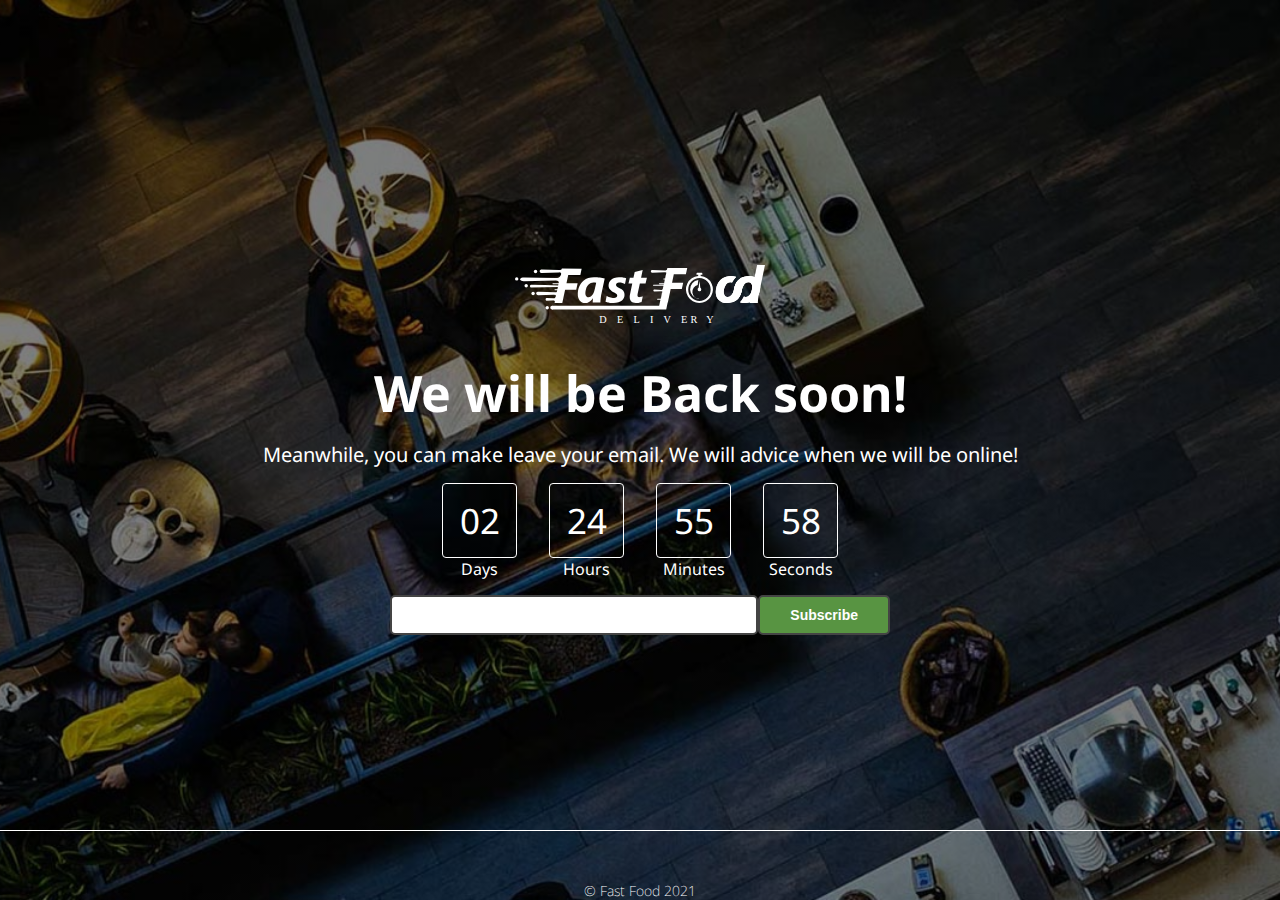
<file: coming-soon.html>
<!DOCTYPE html>
<html lang="en">

<head>
    <meta charset="UTF-8">
    <meta http-equiv="X-UA-Compatible" content="IE=edge">
    <meta name="viewport" content="width=device-width, initial-scale=1.0">
    <title>Fast Food</title>
    <link rel="shortcut icon" href="images/favicon.svg" type="image/x-icon">
    <link rel="stylesheet" href="https://cdnjs.cloudflare.com/ajax/libs/font-awesome/6.0.0-beta2/css/all.min.css" integrity="sha512-YWzhKL2whUzgiheMoBFwW8CKV4qpHQAEuvilg9FAn5VJUDwKZZxkJNuGM4XkWuk94WCrrwslk8yWNGmY1EduTA==" crossorigin="anonymous" referrerpolicy="no-referrer"
    />
    <link rel="stylesheet" href="https://cdnjs.cloudflare.com/ajax/libs/OwlCarousel2/2.3.4/assets/owl.carousel.min.css" integrity="sha512-tS3S5qG0BlhnQROyJXvNjeEM4UpMXHrQfTGmbQ1gKmelCxlSEBUaxhRBj/EFTzpbP4RVSrpEikbmdJobCvhE3g==" crossorigin="anonymous" referrerpolicy="no-referrer"
    />
    <link rel="stylesheet" href="css/style.css">
</head>

<body>

    <div class="coming-soon">
        <a href="index.html">
            <img src="images/logo.svg" alt="">
        </a>
        <h1>We will be Back soon!</h1>
        <p>Meanwhile, you can make leave your email. We will advice when we will be online!</p>
        <div class="timer">
            <div>
                <span id="days">02</span>
                <span>Days</span>
            </div>
            <div>
                <span id="hours">24</span>
                <span>Hours</span>
            </div>
            <div>
                <span id="minutes">55</span>
                <span>Minutes</span>
            </div>
            <div>
                <span id="seconds">58</span>
                <span>Seconds</span>
            </div>
        </div>
        <div class="coming-soon-sub">
            <input type="text" value="">
            <button type="submit">subscribe</button>
        </div>
        <div class="coming-footer">
            <p>© Fast Food 2021</p>
        </div>
    </div>


    <script src="./js/coming.js"></script>
</body>

</html>

</html>
</file>
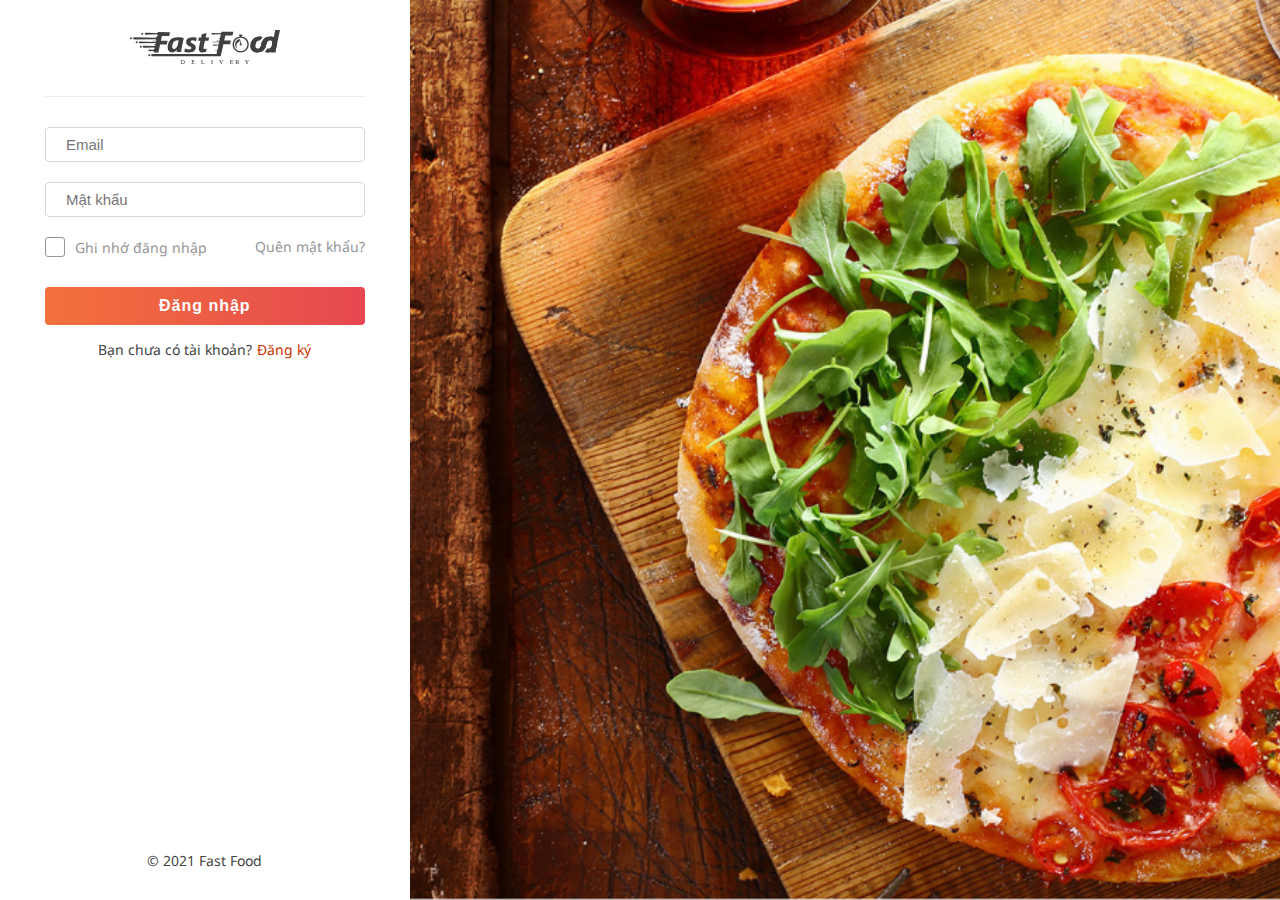
<file: login.html>
<!DOCTYPE html>
<html lang="en">

<head>
    <meta charset="UTF-8">
    <meta http-equiv="X-UA-Compatible" content="IE=edge">
    <meta name="viewport" content="width=device-width, initial-scale=1.0">
    <title>Fast Food</title>
    <link rel="shortcut icon" href="images/favicon.svg" type="image/x-icon">
    <link rel="stylesheet" href="https://cdnjs.cloudflare.com/ajax/libs/font-awesome/6.0.0-beta2/css/all.min.css" integrity="sha512-YWzhKL2whUzgiheMoBFwW8CKV4qpHQAEuvilg9FAn5VJUDwKZZxkJNuGM4XkWuk94WCrrwslk8yWNGmY1EduTA==" crossorigin="anonymous" referrerpolicy="no-referrer"
    />
    <link rel="stylesheet" href="https://cdnjs.cloudflare.com/ajax/libs/OwlCarousel2/2.3.4/assets/owl.carousel.min.css" integrity="sha512-tS3S5qG0BlhnQROyJXvNjeEM4UpMXHrQfTGmbQ1gKmelCxlSEBUaxhRBj/EFTzpbP4RVSrpEikbmdJobCvhE3g==" crossorigin="anonymous" referrerpolicy="no-referrer"
    />
    <link rel="stylesheet" href="css/style.css">
</head>

<body>
    <div class="login-page">
        <div class="login-form">
            <div class="logo">
                <img src="images/logo.svg" alt="">
            </div>
            <form action="">
                <div class="form-group">
                    <label for="login-email"><i class="fas fa-envelope"></i></label>
                    <input type="email" id="login-email" placeholder="Email">
                </div>

                <div class="form-group">
                    <label for="login-password"><i class="fas fa-lock"></i></label>
                    <input type="password" id="login-password" placeholder="Mật khẩu">
                </div>
                <div class="login-option">
                    <div class="remember">
                        <input type="checkbox" id="remember-password">
                        <label for="remember-password">Ghi nhớ đăng nhập</label>
                    </div>
                    <a href="#">Quên mật khẩu?</a>
                </div>
                <button class="btn-login">Đăng nhập</button>
            </form>
            <span>Bạn chưa có tài khoản? <a href="#">Đăng ký</a></span>
            <div class="coppyright">
                <p>© 2021 Fast Food</p>
            </div>
        </div>
    </div>


    <!-- <script src="https://cdnjs.cloudflare.com/ajax/libs/jquery/3.6.0/jquery.min.js" integrity="sha512-894YE6QWD5I59HgZOGReFYm4dnWc1Qt5NtvYSaNcOP+u1T9qYdvdihz0PPSiiqn/+/3e7Jo4EaG7TubfWGUrMQ==" crossorigin="anonymous" referrerpolicy="no-referrer"></script>
    <script src="https://cdnjs.cloudflare.com/ajax/libs/OwlCarousel2/2.3.4/owl.carousel.min.js" integrity="sha512-bPs7Ae6pVvhOSiIcyUClR7/q2OAsRiovw4vAkX+zJbw3ShAeeqezq50RIIcIURq7Oa20rW2n2q+fyXBNcU9lrw==" crossorigin="anonymous" referrerpolicy="no-referrer"></script>
    <script src="./js/main.js"></script> -->
</body>

</html>

</html>
</file>
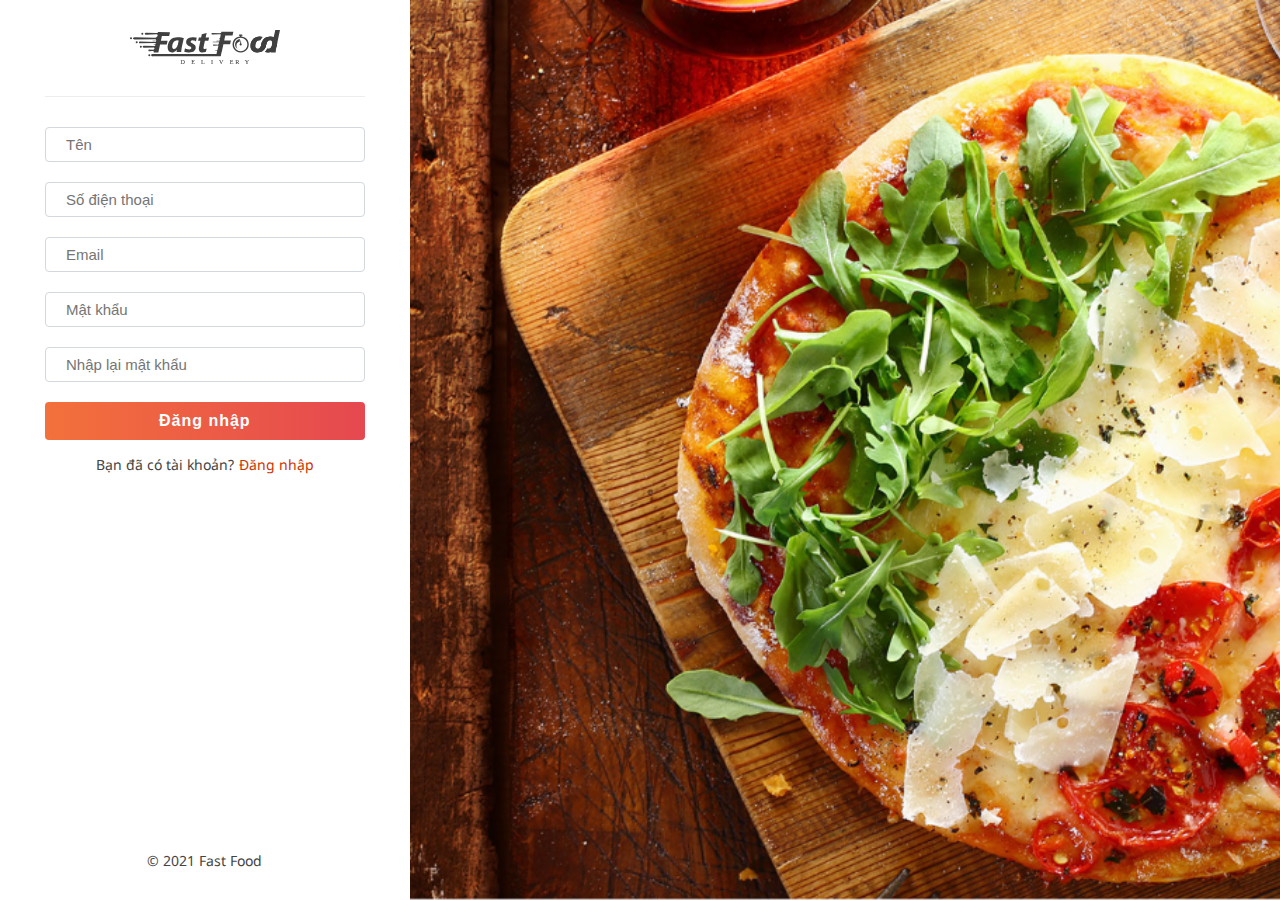
<file: register.html>
<!DOCTYPE html>
<html lang="en">

<head>
    <meta charset="UTF-8">
    <meta http-equiv="X-UA-Compatible" content="IE=edge">
    <meta name="viewport" content="width=device-width, initial-scale=1.0">
    <title>Fast Food</title>
    <link rel="shortcut icon" href="images/favicon.svg" type="image/x-icon">
    <link rel="stylesheet" href="https://cdnjs.cloudflare.com/ajax/libs/font-awesome/6.0.0-beta2/css/all.min.css" integrity="sha512-YWzhKL2whUzgiheMoBFwW8CKV4qpHQAEuvilg9FAn5VJUDwKZZxkJNuGM4XkWuk94WCrrwslk8yWNGmY1EduTA==" crossorigin="anonymous" referrerpolicy="no-referrer"
    />
    <link rel="stylesheet" href="https://cdnjs.cloudflare.com/ajax/libs/OwlCarousel2/2.3.4/assets/owl.carousel.min.css" integrity="sha512-tS3S5qG0BlhnQROyJXvNjeEM4UpMXHrQfTGmbQ1gKmelCxlSEBUaxhRBj/EFTzpbP4RVSrpEikbmdJobCvhE3g==" crossorigin="anonymous" referrerpolicy="no-referrer"
    />
    <link rel="stylesheet" href="css/style.css">
</head>

<body>
    <div class="register-page">
        <div class="register-form">
            <div class="logo">
                <img src="images/logo.svg" alt="">
            </div>
            <form action="">
                <div class="form-group">
                    <label for="name"><i class="fas fa-edit"></i></label>
                    <input type="text" id="name" placeholder="Tên">
                </div>
                <div class="form-group">
                    <label for="phone"><i class="fas fa-phone"></i></label>
                    <input type="text" id="phone" placeholder="Số điện thoại">
                </div>
                <div class="form-group">
                    <label for="login-email"><i class="fas fa-envelope"></i></label>
                    <input type="email" id="email" placeholder="Email">
                </div>

                <div class="form-group">
                    <label for="login-password"><i class="fas fa-lock"></i></label>
                    <input type="password" id="login-password" placeholder="Mật khẩu">
                </div>
                <div class="form-group">
                    <label for="confirm-password"><i class="fas fa-lock"></i></label>
                    <input type="password" id="confirm-password" placeholder="Nhập lại mật khẩu">
                </div>
                <button class="btn-login">Đăng nhập</button>
            </form>
            <span>Bạn đã có tài khoản? <a href="login.html">Đăng nhập</a></span>
            <div class="coppyright">
                <p>© 2021 Fast Food</p>
            </div>
        </div>
    </div>


    <!-- <script src="https://cdnjs.cloudflare.com/ajax/libs/jquery/3.6.0/jquery.min.js" integrity="sha512-894YE6QWD5I59HgZOGReFYm4dnWc1Qt5NtvYSaNcOP+u1T9qYdvdihz0PPSiiqn/+/3e7Jo4EaG7TubfWGUrMQ==" crossorigin="anonymous" referrerpolicy="no-referrer"></script>
    <script src="https://cdnjs.cloudflare.com/ajax/libs/OwlCarousel2/2.3.4/owl.carousel.min.js" integrity="sha512-bPs7Ae6pVvhOSiIcyUClR7/q2OAsRiovw4vAkX+zJbw3ShAeeqezq50RIIcIURq7Oa20rW2n2q+fyXBNcU9lrw==" crossorigin="anonymous" referrerpolicy="no-referrer"></script>
    <script src="./js/main.js"></script> -->
</body>

</html>

</html>
</file>
<file: css/style.css>
/* -------------Import--------------------------- */

@import url('https://fonts.googleapis.com/css2?family=Noto+Sans:ital,wght@0,400;0,700;1,700&display=swap');
@import url('base.css');

/* -----------------xx--------------- */

* {
    margin: 0;
    padding: 0;
    box-sizing: border-box;
    scroll-behavior: smooth;
}

body {
    font-family: 'Noto Sans', sans-serif;
}


/* ----------HEADER----------------- */

header {
    width: 100%;
    position: fixed;
    display: flex;
    justify-content: space-between;
    top: 0;
    align-items: center;
    padding: 30px 100px;
    z-index: 10;
    transition: 0.3s linear;
}

.fixed {
    position: relative;
    background: var(--white-color);
}

header .logo {
    width: 150px;
}

header .navigation {
    display: flex;
}

header .navigation #close-nav {
    display: none;
}

header .navigation li a.active {
    position: relative;
    z-index: 1;
    font-size: 18px;
    font-weight: bold;
    color: var(--white-color);
}

header .navigation li a.active::after {
    z-index: -1;
    position: absolute;
    content: '';
    top: -305%;
    left: -20px;
    width: 100%;
    height: 125px;
    background: var(--primary-color);
    padding: 20px;
    clip-path: polygon(100% 0, 100% 85%, 48% 100%, 0 85%, 0 0);
}

header.sticky .navigation li a.active::after {
    top: -350%;
}

header .navigation li {
    margin-left: 50px;
    display: flex;
    align-items: center;
}

header .navigation li a {
    font-size: 16px;
    list-style: none;
    color: var(--white-color);
    text-decoration: none;
}

header .navigation li a:hover {
    color: var(--primary-color);
}

header .navigation li a.active:hover {
    color: var(--white-color);
}

header .icon {
    display: flex;
    align-items: center;
}

header .icon #navbar-toggler {
    margin-left: 50px;
    font-size: 30px;
    border: 2px solid var(--light-color);
    border-radius: 5px;
    color: var(--light-color);
    display: none;
}

header .icon #navbar-toggler i {
    padding: 5px 10px;
}

header .cart {
    width: 50px;
    height: 50px;
    border: 2px solid var(--light-color);
    border-radius: 50%;
    position: relative;
    transition: 0.3s;
}

header .cart:hover {
    border: 2px solid var(--primary-color);
    background: var(--primary-color);
    color: var(--white-color);
}

header .cart:hover svg {
    fill: var(--white-color);
    stroke: var(--white-color);
}

header .cart svg {
    height: 50%;
    position: absolute;
    top: 50%;
    left: 50%;
    transform: translate(-50%, -50%);
}

header .cart span {
    position: absolute;
    top: -25%;
    right: -10%;
    display: block;
    width: 25px;
    height: 25px;
    border-radius: 50%;
    background: var(--primary-color);
    text-align: center;
    align-items: center;
    font-size: 16px;
    line-height: 25px;
    color: var(--white-color);
}

.sticky {
    position: fixed;
    padding: 20px 100px;
    background: var(--white-color);
    box-shadow: var(--box-shadow);
}

.sticky .logo,
.fixed .logo {
    filter: brightness(0.25);
}

.sticky .navigation li a,
.fixed .navigation li a {
    color: var(--text-color);
}

.sticky .navigation li .active,
.fixed .navigation li .active {
    color: var(--white-color);
}

.sticky .icon #navbar-toggler,
.fixed .icon #navbar-toggler {
    color: var(--text-color);
    border-color: var(--text-color);
}

.sticky .cart,
.fixed .cart {
    border: 2px solid var(--text-color);
}

.sticky .cart svg path,
.fixed .cart svg path {
    stroke: var(--text-color);
    fill: var(--text-color);
}

.sticky .cart span,
.fixed .cart span {
    color: var(--white-color);
}

.sticky .cart:hover svg path,
.fixed .cart:hover svg path {
    fill: var(--white-color);
    stroke: var(--white-color);
}


/* --------------------xx--------------- */


/* --------BANNER---------------- */

.banner {
    width: 100%;
    background-image: linear-gradient(0, rgba(0, 0, 0, 0.3), rgba(0, 0, 0, 0.3)), url('../images/banner.png');
    height: 100vh;
    background-position: center;
    background-repeat: no-repeat;
    background-size: cover;
    display: flex;
    align-items: center;
    position: relative;
}

.banner::after {
    position: absolute;
    content: '';
    width: 100%;
    height: 80px;
    bottom: -40px;
    background-image: url('../images/bt.png');
    background-position: center;
    background-size: cover;
}

.banner .content {
    margin-top: 60px;
    width: 55%;
    height: 60%;
    background: var(--shadow-color);
    display: flex;
    flex-direction: column;
    padding: 0 100px;
    justify-content: center;
}

.banner .content h1 {
    color: var(--light-color);
    text-transform: uppercase;
}

.banner .content h1 span {
    font-size: 20px;
}

.banner .content h4 {
    color: var(--light-color);
    margin-top: 15px;
}

.banner .content .search-box {
    width: 100%;
    height: 50px;
    background: var(--light-color);
    display: flex;
    border-radius: 5px;
    padding: 2px;
    margin-top: 50px;
}

.banner .content .search-box input {
    flex: 1;
    border: none;
    outline: none;
    font-size: 16px;
    padding: 8px;
}

.banner .content .btn-primary {
    margin-top: 30px;
    width: fit-content;
    font-size: 14px;
}

.banner .content .btn-primary i {
    margin-left: 5px;
}


/* -----------------------xx------------------------ */


/* -----------------NEW MENU-------------------- */

.title-box {
    margin-bottom: 10px;
    display: flex;
    flex-direction: column;
    align-items: center;
}

.title-box .title-line {
    display: flex;
    align-items: flex-end;
    justify-content: center;
    background: var(--primary-color);
    color: var(--white-color);
    height: 80px;
    width: 27%;
    clip-path: polygon(0 23%, 100% 0, 95% 100%, 7% 100%);
    line-height: 55px;
    font-size: 30px;
    text-transform: capitalize;
    margin-bottom: 15px;
}

.title-box p {
    font-size: 14px;
    color: var(--light-text);
}

.new-menu .carousel {
    margin-top: 50px;
}

.new-menu .carousel .card-product {
    width: 186px;
    height: 240px;
    position: relative;
    overflow: hidden;
    border-radius: 5px;
}

.new-menu .carousel .card-product::after {
    position: absolute;
    content: '';
    width: 100%;
    height: 40%;
    bottom: 0;
    right: 0;
    background: linear-gradient(to top, rgba(0, 0, 0, 0.9), transparent);
}

.new-menu .carousel .card-product img {
    width: 100%;
    height: 100%;
    object-fit: cover;
    cursor: pointer;
}

.new-menu .carousel .card-product .title {
    position: absolute;
    bottom: 0;
    padding: 25px 20px 15px 20px;
    z-index: 2;
}

.new-menu .carousel .card-product .title h3 {
    color: var(--white-color);
    font-size: 18px;
    display: -webkit-box;
    -webkit-line-clamp: 1;
    -webkit-box-orient: vertical;
    overflow: hidden;
}

.new-menu .carousel .card-product .title p {
    color: var(--white-color);
    font-size: 12px;
}

.owl-stage {
    padding-left: 0 !important;
}

.owl-nav .owl-prev,
.owl-nav .owl-next {
    position: absolute;
    top: 50%;
    transform: translateY(-50%);
    width: 50px;
    height: 50px;
    border-radius: 50%;
    background: var(--white-color) !important;
    box-shadow: var(--box-shadow);
}

.owl-nav .owl-prev span,
.owl-nav .owl-next span {
    color: var(--text-color);
}

.owl-nav .owl-prev {
    left: -25px;
}

.owl-nav .owl-next {
    right: -25px;
}

.owl-nav .disabled {
    opacity: 0;
}


/* ---------------------------xx-------------- */


/* ---------------  BANNER 2    --------------- */

.banner-2 {
    background-image: url('../images/banner-2.png');
    height: 400px;
    background-position: center;
    background-size: cover;
    display: flex;
    align-items: center;
}

.banner-2 .content {
    width: 50%;
}

.banner-2 .content h3 {
    color: var(--white-color);
    text-transform: uppercase;
    font-size: 20px;
    margin-bottom: 12px;
}

.banner-2 .content h1 {
    color: var(--white-color);
    text-transform: uppercase;
    font-size: 30px;
    line-height: 45px;
    font-weight: bold;
}

.banner-2 .content small {
    color: var(--white-color);
    margin-top: 30px;
    display: block;
}

.banner-2 .content p {
    color: var(--white-color);
    margin-top: 5px;
    margin-bottom: 30px;
}


/* ----------------xx---------------- */


/* -----------MENU----------------- */

.menu-list .list-products {
    display: grid;
    grid-template-columns: repeat(auto-fit, minmax(235px, 1fr));
    gap: 20px;
    margin: 50px 0 70px 0;
}

.menu-list .list-products .card-product {
    width: 100%;
    padding: 10px;
    box-shadow: var(--box-shadow);
    transition: 0.3s;
}

.menu-list .list-products .card-product:hover {
    box-shadow: 2px 4px 20px rgba(0, 0, 0, 0.5);
}

.menu-list .list-products .card-product img {
    width: 100%;
    height: 175px;
    object-fit: cover;
}

.menu-list .list-products .card-product h4 {
    font-size: 18px;
    color: var(--text-color);
    margin-top: 12px;
    display: -webkit-box;
    -webkit-line-clamp: 1;
    -webkit-box-orient: vertical;
    overflow: hidden;
}

.menu-list .list-products .card-product>div {
    display: flex;
    justify-content: space-between;
    margin: 15px 0;
}

.menu-list .list-products .card-product>div p {
    font-size: 14px;
    color: var(--text-color);
}

.menu-list .list-products .card-product>div span {
    font-size: 14px;
    color: var(--text-color);
}

.menu-list .list-products .card-product>div span i {
    color: var(--green-color);
    padding-right: 5px;
}

.menu-list .list-products .card-product .btn {
    padding: 10px 30px;
    font-weight: 200;
    margin-bottom: 10px;
}

.menu-list .list-products .card-product .btn i {
    padding-right: 7px;
}

.menu-list .see-more {
    width: 100%;
    justify-content: center;
    display: flex;
}

.menu-list .see-more i {
    padding-left: 7px;
}


/* --------------xx----------------- */


/* ----------DESCRIPTION-------------- */

.category-introduce .box {
    display: flex;
}

.category-introduce .box .box-content {
    width: 50%;
    padding-right: 50px;
}

.category-introduce .box .box-content h2 {
    font-size: 30px;
    color: var(--text-color);
    border-bottom: 1px solid var(--light-text);
    line-height: 50px;
    margin-bottom: 25px;
}

.category-introduce .box .box-content p {
    font-size: 14px;
    color: var(--text-color);
    line-height: 22px;
    margin-bottom: 25px;
    text-align: justify;
}

.category-introduce .box .box-img {
    width: 50%;
}

.category-introduce .box .box-img img {
    width: 100%;
    height: 100%;
    object-fit: cover;
}

.category-introduce.food-introduce {
    background-image: url('../images/bg-1.png');
    background-repeat: no-repeat;
    background-size: cover;
    background-position: center;
}

.category-introduce.drink-introduce .box-content {
    padding: 0 0 0 50px;
}

.category-introduce.drink-introduce {
    background-image: url('../images/bg-2.png');
    background-repeat: no-repeat;
    background-size: cover;
    background-position: center;
}


/* ---------------xx--------------- */


/* --------BANNER LAZY---------------- */

.banner-lazy .box {
    width: 100%;
    background: var(--third-color);
    display: flex;
    border-radius: 10px;
    overflow: hidden;
}

.banner-lazy .box .box-img {
    width: 60%;
}

.banner-lazy .box .box-img img {
    width: 100%;
    height: 100%;
    object-fit: cover;
}

.banner-lazy .box .box-content {
    width: auto;
    display: flex;
    flex-direction: column;
    justify-content: center;
    padding: 50px;
    position: relative;
}

.banner-lazy .box .box-content h2 {
    text-transform: uppercase;
    font-size: 30px;
    color: var(--white-color);
    margin-bottom: 15px;
}

.banner-lazy .box .box-content p {
    font-size: 14px;
    color: var(--white-color);
}

.banner-lazy .box .box-content>img {
    position: absolute;
    width: 60px;
    bottom: 20px;
    right: 50px;
}


/* --------------xx---------- */


/* ----------SERVICE--------- */

.service {
    width: 100%;
    display: inline-flex;
    background-image: url('../images/bg-3.png');
    background-size: cover;
    background-repeat: no-repeat;
    background-position: center;
    margin-bottom: 100px;
}

.service>.box {
    margin-right: 30px;
    display: flex;
    flex-direction: column;
    justify-content: center;
}

.service .box .card {
    width: 255px;
    padding: 30px;
    background: var(--white-color);
    border-radius: 5px;
    box-shadow: var(--box-shadow);
    margin-bottom: 20px;
}

.service .box .card .card-img {
    width: 100%;
    overflow: hidden;
    margin-bottom: 15px;
}

.service .box .card .card-img img {
    width: 100%;
    object-fit: cover;
}

.service .box .card .card-content {
    text-align: center;
}

.service .box .card .card-content h3 {
    color: var(--text-color);
    font-size: 20px;
    margin-bottom: 12px;
}

.service .box .card .card-content p {
    color: var(--light-text);
    font-size: 14px;
    margin-bottom: 12px;
}

.service .service-description {
    display: flex;
    align-items: center;
    padding-left: 50px;
}

.service .service-description h2 {
    font-size: 35px;
    color: var(--text-color);
    margin-bottom: 40px;
}

.service .service-description p {
    font-size: 14px;
    color: var(--light-text);
    margin-bottom: 20px;
    text-align: justify;
}


/* --------FOOTER---------- */

.footer {
    display: flex;
    padding: 100px 100px 30px 100px;
    background-image: url('../images/bg-4.png');
    background-size: cover;
    background-position: center;
    background-repeat: no-repeat;
}

.footer .box {
    width: 25%;
}

.footer .box h2 {
    font-size: 25px;
    color: var(--text-color);
    margin-bottom: 15px;
}

.footer .box p,
.footer .box span {
    font-size: 14px;
    color: var(--text-color);
    background: var(--light-color);
    z-index: 1;
    text-align: justify;
    line-height: 22px;
}

.footer .box ul {
    list-style: none;
}

.footer .openning-hour {
    margin-bottom: 40px;
}

.footer .box ul li {
    display: flex;
    width: 100%;
    margin-bottom: 10px;
}

.footer .openning-hour ul li {
    justify-content: space-between;
    position: relative;
}

.footer .openning-hour ul li::after {
    position: absolute;
    content: '';
    width: 100%;
    bottom: 5px;
    left: 0;
    border-bottom: 2px dotted var(--text-color);
}

.footer .openning-hour ul li span:first-child {
    padding-right: 5px;
}

.footer .openning-hour ul li span:last-child {
    padding-left: 5px;
}

.footer .map {
    width: 50%;
    padding: 0 30px;
    position: relative;
}

.footer .address li i {
    font-size: 16px;
    padding-right: 15px;
}

.footer .subscribe .textfield {
    width: 100%;
    display: flex;
    margin: 20px 0 40px 0;
    border: 1px solid var(--light-text);
    border-radius: 5px;
    overflow: hidden;
}

.footer .subscribe .textfield input {
    flex: 1;
    border: none;
    padding: 12px 0 12px 10px;
    outline: none;
}

.footer .subscribe .textfield input::placeholder {
    display: -webkit-box;
    -webkit-line-clamp: 1;
    -webkit-box-orient: vertical;
    overflow: hidden;
}

.footer .subscribe .textfield .btn {
    border-radius: 0;
    padding: 12px 20px;
    font-weight: 200;
}

.footer .social .list-item {
    display: flex;
    margin-top: 20px;
    justify-content: space-between;
}

.footer .social .list-item .item {
    width: 50px;
    height: 50px;
    background: #bbbbbb;
    border-radius: 50%;
    display: flex;
    align-items: center;
    justify-content: center;
}

.footer .social .list-item .item:hover {
    background: var(--text-color);
}

.footer .social .list-item .item:hover i {
    color: var(--white-color);
}

.footer .social .list-item .item i {
    color: var(--text-color);
    font-size: 16px;
}

.coppyright {
    width: 100%;
    height: 50px;
    background: #cccccc;
    display: flex;
    align-items: center;
    justify-content: center;
}

.coppyright p {
    font-size: 14px;
    color: var(--text-color);
}

.coppyright p span {
    font-weight: bold;
    color: var(--primary-color);
}


/* --------------xx--------- */


/* ---------Product details------------ */

.product-details {
    width: 100%;
    height: 100vh;
    background: var(--shadow-color);
    position: fixed;
    left: 0;
    bottom: 0;
    z-index: 100;
    display: none;
}

.product-details.active {
    display: block;
}

.product-details .card {
    width: 50%;
    height: 335px;
    position: absolute;
    top: 50%;
    left: 50%;
    transform-style: preserve-3d;
    background: transparent;
    transition: 0.5s;
    transform: translate(-50%, -50%);
}

.product-details .card .card-front,
.product-details .card .card-back {
    width: 100%;
    height: 100%;
    position: absolute;
    padding: 20px 30px 30px 30px;
    top: 0;
    border-radius: 10px;
    left: 0;
    backface-visibility: hidden;
    z-index: 2;
}

.product-details .card .card-front {
    background: var(--white-color);
}

.product-details .card.active {
    transform: translate(-50%, -50%) rotateY(180deg);
}

.product-details .card .card-back {
    background: var(--light-color);
    transform: rotateY(180deg);
}

.product-details .card .card-back .card-content {
    display: block;
}

.product-details .card .close-btn {
    width: 100%;
    margin-top: 10px;
    display: flex;
    justify-content: flex-end;
}

.product-details .card .close-btn i {
    display: block;
    padding: 0 10px;
    font-size: 22px;
    cursor: pointer;
}

.product-details .card .card-content {
    display: flex;
    justify-content: space-between;
}

.product-details .card .card-content .card-img {
    width: 45%;
    height: 195px;
}

.product-details .card .card-content .card-img img {
    width: 100%;
    height: 100%;
    object-fit: cover;
}

.product-details .card .card-detail {
    width: 50%;
}

.product-details .card .card-detail h2 {
    font-size: 25px;
    color: var(--text-color);
    margin-bottom: 12px;
    display: -webkit-box;
    -webkit-line-clamp: 2;
    -webkit-box-orient: vertical;
    overflow: hidden;
}

.product-details .card .card-detail p {
    font-size: 16px;
    color: var(--text-color);
    margin-bottom: 12px;
}

.product-details .card .card-detail p span {
    color: var(--primary-color);
    font-weight: bold;
}

.product-details .card .card-detail .star {
    display: flex;
}

.product-details .card .card-detail .star i {
    color: var(--green-color);
    font-size: 18px;
    padding-right: 8px;
    margin-bottom: 30px;
}

.product-details .card .card-detail .quantity {
    width: 100%;
    display: inline-flex;
}

.product-details .card .card-detail .quantity button {
    padding: 8px 15px;
    border-radius: 5px;
    border: none;
    background: var(--light-text);
}

.product-details .card .card-detail .quantity input {
    margin: 0 10px;
    width: inherit;
    outline: none;
    border-radius: 5px;
    border: none;
    background: var(--light-color);
    text-align: center;
}

.product-details .card .add-to-cart {
    margin-top: 20px;
    width: 100%;
    display: flex;
    flex-wrap: wrap;
    justify-content: center;
}

.product-details .card .add-to-cart .btn {
    padding: 10px 50px;
    margin: 15px 15px 0 15px;
}

.product-details .card .add-to-cart .btn i {
    padding-right: 10px;
}

.product-details .card .card-back .card-content h3 {
    font-size: 16px;
    display: block;
    width: 100%;
    padding-bottom: 10px;
    color: var(--text-color);
    border-bottom: 1px solid var(--light-text);
}

.product-details .card .card-back .card-content h2 {
    font-size: 20px;
    color: var(--text-color);
    margin-bottom: 15px;
}

.product-details .card .card-back .card-content p {
    font-size: 14px;
    height: 100px;
    color: var(--text-color);
    text-align: justify;
    display: block;
    overflow-y: auto;
    padding-right: 10px;
}

.product-details .card-back .card-content p::-webkit-scrollbar {
    width: 8px;
}

.product-details .card-back .card-content p::-webkit-scrollbar-track {
    background: #cccccc;
    border-radius: 10px;
}

.product-details .card-back .card-content p::-webkit-scrollbar-thumb {
    -webkit-border-radius: 10px;
    border-radius: 10px;
    background: var(--primary-color);
}


/* ---------------  LOGIN PAGE / REGISTER  ----------------------- */

.login-page,
.register-page {
    width: 100%;
    height: 100vh;
    background-image: url('../images/bg-5.png');
    background-repeat: no-repeat;
    background-size: cover;
    background-position: center;
    display: flex;
}

.login-page .login-form,
.register-page .register-form {
    width: 32%;
    height: 100%;
    background: var(--white-color);
    padding: 30px 45px;
    position: relative;
}

.login-page .login-form .logo,
.register-page .register-form .logo {
    width: 100%;
    padding-bottom: 30px;
    margin-bottom: 30px;
    border-bottom: 1px solid var(--light-color);
    display: flex;
    justify-content: center;
}

.login-page .login-form .logo img,
.register-page .register-form .logo img {
    filter: brightness(0.25);
    width: 150px;
}

.login-page .login-form .form-group,
.register-page .register-form .form-group {
    width: 100%;
    display: flex;
    border: 1px solid #D2D8DD;
    padding: 8px 10px;
    margin-bottom: 20px;
    border-radius: 4px;
}

.login-page .login-form .form-group label,
.register-page .register-form .form-group label {
    margin-right: 10px;
    color: #ccc;
}

.login-page .login-form .form-group input,
.register-page .register-form .form-group input {
    flex: 1;
    width: 100%;
    border: none;
    outline: none;
    font-size: 15px;
    color: var(--text-color);
}

.login-page .login-form .login-option {
    display: flex;
    justify-content: space-between;
    font-size: 14px;
    color: var(--light-text);
    margin-bottom: 30px;
}

.login-page .login-form .login-option .remember {
    display: flex;
    align-items: center;
    justify-content: center;
}

.login-page .login-form .login-option .remember input {
    border: 1px solid var(--light-text);
    margin-right: 10px;
}

.login-page .login-form .login-option a {
    color: var(--light-text);
}

.login-page .login-form .btn-login,
.register-page .register-form .btn-login {
    width: 100%;
    padding: 10px;
    border-radius: 4px;
    border: none;
    font-size: 16px;
    font-weight: 600;
    letter-spacing: 1px;
    color: var(--white-color);
    background: linear-gradient(to left, #E54850, #F3713B);
    margin-bottom: 15px;
    cursor: pointer;
}

.login-page .login-form span,
.register-page .register-form span {
    font-size: 14px;
    width: 100%;
    justify-content: center;
    display: flex;
    color: var(--text-color);
}

.login-page .login-form span a,
.register-page .register-form span a {
    color: var(--primary-color);
    margin-left: 5px;
}

.login-page .coppyright,
.register-page .coppyright {
    background: transparent;
    width: 100%;
    height: auto;
    position: absolute;
    left: 0;
    bottom: 30px;
}


/* --------------------xx------------------------------ */


/* --------------SEARCH--------------------- */

.page-heading {
    border-top: 1px solid var(--border-color);
    width: 100%;
    min-height: 80px;
    background: var(--light-color);
    display: flex;
    flex-wrap: wrap;
    justify-content: space-between;
    align-items: center;
    margin: 0;
}

.page-heading .slogan h2 {
    font-size: 18px;
    color: var(--text-color);
}

.page-heading .slogan p {
    font-size: 14px;
    color: var(--light-text);
}

.page-heading .search-box {
    width: 350px;
    padding: 10px 15px;
    background: var(--white-color);
    border: 2px solid var(--border-color);
    border-radius: 5px;
}

.page-heading .search-box form {
    width: 100%;
    display: flex;
    align-items: center;
    justify-content: space-between;
}

.page-heading .search-box input {
    width: 100%;
    font-size: 16px;
    border: none;
    outline: none;
    color: var(--light-text);
}

.page-heading .search-box button {
    color: var(--light-text);
    border: none;
    background: var(--white-color);
    font-size: 16px;
}


/* --------------------xx------------------- */


/* -----------SHOP PAGE CONTENT----------------- */

.shoppage-content {
    margin-top: 0;
    padding-top: 40px;
    display: flex;
}

.shoppage-content .icon {
    display: none;
    flex-wrap: wrap;
    justify-content: space-between;
    align-items: center;
    margin-bottom: 5px;
    padding-bottom: 10px;
    border-bottom: 1px solid var(--border-color);
}

#close-filter {
    display: none;
}

.shoppage-content .icon h3 {
    font-size: 20px;
    color: var(--text-color);
}

.shoppage-content .icon span {
    border: 1px solid var(--light-color);
    border-radius: 5px;
}

.shoppage-content .icon span i {
    padding: 5px 10px;
    font-size: 18px;
    color: var(--text-color);
}

.shoppage-content .icon span:hover {
    box-shadow: 0 0 5px rgba(0, 0, 0, 0.2);
}

.shoppage-content .icon span:hover i {
    color: var(--light-text);
}

.shoppage-content .shoppage-filter {
    width: 25%;
    padding-right: 50px;
}

.shoppage-content .shoppage-product {
    width: 75%;
}

.shoppage-content .shoppage-filter>h3 {
    display: block;
    width: 100%;
    color: var(--white-color);
    background: var(--text-color);
    text-align: center;
    padding: 8px;
    font-size: 16px;
    border-radius: 5px;
    margin-bottom: 20px;
}

.shoppage-content .shoppage-filter .filter-option {
    border-top: 1px solid var(--border-color);
}

.filter-option-heading.active+.filter-option-content {
    height: auto;
}

.filter-option-heading.active i {
    transform: rotate(180deg);
    transition: transform 0.3s ease-in-out;
}

.filter-option-heading {
    display: flex;
    justify-content: space-between;
    align-items: center;
    padding: 15px 0;
    cursor: pointer;
}

.filter-option-heading h3,
.filter-option-heading i {
    user-select: none;
    font-size: 16px;
    color: var(--text-color);
    transition: transform 0.3s ease-in-out;
}

.filter-option-content {
    height: 0px;
    overflow: hidden;
}

.filter-option-content .form-group {
    display: flex;
    align-items: center;
    padding: 5px 0;
    width: 100%;
}

.filter-option-content .form-group input {
    margin-right: 10px;
    width: 18px;
    height: 18px;
}

.filter-option-content .form-group label {
    font-size: 14px;
    color: var(--text-color);
}

.filter-option-content .btn {
    background: var(--white-color);
    color: var(--text-color);
    border: 1px solid var(--text-color);
    font-size: 14px;
    padding: 8px 40px;
    margin-top: 20px;
    width: 100%;
    transition: 0.3s;
    margin-bottom: 15px;
}

.filter-option-content .btn:hover {
    color: var(--primary-color);
    border: 1px solid var(--primary-color);
}

.shoppage-product .collection h2 {
    font-size: 25px;
    color: var(--text-color);
    margin-bottom: 10px;
}

.shoppage-product .collection .carousel {
    width: 100%;
}

.shoppage-product .collection .carousel .card-product {
    height: 85px;
    width: 166px;
    overflow: hidden;
    position: relative;
    border-radius: 5px;
}

.shoppage-product .collection .carousel .card-product::after {
    content: '';
    position: absolute;
    bottom: 0;
    left: 0;
    width: 100%;
    height: 30%;
    background: linear-gradient(to top, rgba(0, 0, 0, 0.9), transparent);
}

.shoppage-product .collection .carousel .card-product img {
    height: 100%;
    width: 100%;
    object-fit: cover;
}

.shoppage-product .collection .carousel .card-product .title {
    position: absolute;
    bottom: 0;
    color: var(--white-color);
    z-index: 1;
    padding: 10px;
    width: 100%;
}

.shoppage-product .collection .carousel .card-product .title h3 {
    font-size: 16px;
}

.shoppage-banner {
    margin-top: 30px;
    padding: 0 30px;
    min-height: 85px;
    width: 100%;
    border-radius: 5px;
    background: #E54750 url('../images/pattern.svg') center center repeat;
    display: flex;
    align-items: center;
    justify-content: space-between;
}

.shoppage-banner .banner-content h3 {
    font-size: 25px;
    color: var(--white-color);
}

.shoppage-banner .banner-content p {
    font-size: 14px;
    color: var(--white-color);
}

.shoppage-banner img {
    width: 80px;
    transform: rotateY(180deg);
    margin-top: 40px;
}

.products {
    margin-top: 20px;
    margin-bottom: 100px;
}

.products h2 {
    font-size: 25px;
    color: var(--text-color);
    margin-bottom: 20px;
}

.products .box {
    display: grid;
    grid-template-columns: repeat(auto-fit, minmax(254px, 1fr));
    gap: 30px;
    margin-bottom: 40px;
}

.products .box .card-product {
    width: 100%;
}

.products .box .card-product .card-img {
    width: 100%;
    height: 190px;
    border-radius: 5px;
    position: relative;
}

.products .box .card-product .card-img>div {
    width: 100%;
    height: 100%;
    overflow: hidden;
    border-radius: 5px;
}

.products .box .card-product .card-img span {
    width: 80px;
    height: 80px;
    content: '';
    position: absolute;
    top: -5px;
    left: -5px;
    display: flex;
    justify-content: center;
    align-items: center;
    overflow: hidden;
}

.products .box .card-product .card-img span::before {
    content: '';
    position: absolute;
    width: 150%;
    height: 30px;
    display: block;
    background: var(--green-color);
    transform: rotate(-45deg) translateY(-15px);
}

.products .box .card-product .card-img span::after {
    content: '';
    position: absolute;
    width: 5px;
    height: 5px;
    display: block;
    background: var(--third-color);
    left: 0;
    bottom: 0;
    box-shadow: 75px -75px var(--third-color);
    z-index: -1;
}

.products .box .card-product .card-img span i {
    transform: rotate(-45deg) translateY(-15px);
    z-index: 2;
    font-size: 14px;
    color: var(--white-color);
    letter-spacing: 2px;
    text-shadow: var(--box-shadow);
}

.products .box .card-product .card-img img {
    width: 100%;
    height: 100%;
    object-fit: cover;
    transition: 0.3s linear;
    cursor: pointer;
}

.products .box .card-product .card-img img:hover {
    transform: scale(1.1);
}

.products .box .card-product .card-content {
    width: 100%;
    padding: 20px 0 10px 0;
}

.products .box .card-product .card-content h4 {
    font-size: 18px;
    color: var(--text-color);
    display: -webkit-box;
    -webkit-line-clamp: 1;
    -webkit-box-orient: vertical;
    overflow: hidden;
    margin-bottom: 5px;
}

.products .box .card-product .card-content p {
    font-size: 14px;
    color: var(--light-text);
    margin-bottom: 15px;
}

.products .box .card-product .card-content .card-btn {
    display: flex;
    width: 100%;
    justify-content: space-between;
}

.products .box .card-product .card-content .card-btn .btn {
    padding: 10px;
    font-weight: 200;
    display: flex;
    justify-content: center;
    align-items: center;
}

.products .box .card-product .card-content .card-btn .btn-secondary {
    padding: 10px 30px;
}

.products .pagination {
    width: 100%;
    display: flex;
    justify-content: center;
    align-items: center;
}

.products .pagination ul {
    display: flex;
    justify-content: center;
    align-items: center;
    list-style: none;
}

.products .pagination ul li {
    width: 35px;
    height: 35px;
    margin: 0 3px;
    display: flex;
    justify-content: center;
    align-items: center;
    border-radius: 5px;
}

.products .pagination ul li a {
    font-size: 14px;
    color: var(--text-color);
}

.products .pagination ul li:hover {
    background: var(--light-color);
}

.products .pagination ul li.active {
    background: var(--text-color);
    color: var(--white-color);
}

.products .pagination ul li.active a {
    color: var(--white-color);
}


/* ------------------xx------------------------- */


/* -----------------CART PAGE------------------- */

.page-heading .content {
    width: 100%;
}

.page-heading .content h2 {
    font-size: 20px;
    color: var(--primary-color);
}

.page-heading .content span {
    display: flex;
    align-items: center;
    margin-top: 5px;
}

.page-heading .content span a {
    font-size: 14px;
    color: var(--text-color);
    margin-right: 10px;
}

.page-heading .content span a:hover {
    color: var(--primary-color);
}

.page-heading .content span i {
    font-size: 16px;
    color: var(--text-color);
    margin-right: 10px;
}


/* --------------------xx----------------------- */


/* ----------------CART PAGE-------------------- */

.cart-page {
    background: var(--white-color);
    margin: 0 0 100px 0;
    padding-top: 30px;
}

.cart-page .cart-page-heading {
    background: var(--light-color);
    width: 100%;
    display: flex;
    align-items: center;
    padding: 15px 30px;
    border-radius: 5px;
}

.cart-page .cart-page-heading p {
    font-size: 16px;
    color: var(--text-color);
}

.cart-page .cart-checkbox,
.cart-page .cart-product,
.cart-page .cart-price,
.cart-page .cart-quantity,
.cart-page .cart-total {
    display: flex;
    align-items: center;
    font-size: 14px;
    color: var(--text-color);
}

.cart-page .cart-checkbox {
    width: 5%;
    max-width: 5%;
}

.cart-page .cart-product {
    width: 45%;
    max-width: 45%;
}

.cart-page .cart-price {
    width: 15%;
    max-width: 15%;
}

.cart-page .cart-quantity {
    width: 20%;
    max-width: 50%;
}

.cart-page .cart-total {
    width: 15%;
    max-width: 15%;
}

.cart-page .cart-page-content {
    margin-top: 15px;
    padding: 0 0 50px 0;
    background: var(--light-color);
    border-radius: 5px;
}

.cart-page .cart-page-content .row {
    display: flex;
    padding: 30px 30px;
    width: 100%;
    border-bottom: 1px solid var(--border-color);
}

.cart-page .cart-product span {
    display: flex;
    width: 100%;
    align-items: center;
}

.cart-page .cart-product span img {
    width: 40%;
    height: 100px;
    object-fit: cover;
    border-radius: 5px;
    margin-right: 30px;
}

.cart-page .cart-product span p {
    width: 50%;
    font-size: 14px;
    color: var(--text-color);
    line-height: 20px;
}

.cart-page .cart-quantity input {
    width: 50px;
    padding: 5px 15px;
    border-radius: 5px;
    background: var(--light-text);
    text-align: center;
    outline: none;
    border: none;
}

.cart-page .cart-footer {
    width: 100%;
    display: flex;
    margin-top: 15px;
    background: var(--light-color);
    padding: 20px 30px;
    justify-content: space-between;
    border-radius: 5px;
    align-items: center;
}

.cart-page .cart-footer .btn {
    padding: 10px 40px;
    font-size: 14px;
}

.cart-page .cart-footer h3 {
    font-size: 16px;
    color: var(--text-color);
}

.cart-page .cart-footer h3 span {
    font-size: 18px;
    color: var(--primary-color);
    margin-left: 10px;
}


/* ---------------------xx---------------------- */


/* ------------------ORDER PAGE----------------- */

.order-page {
    margin-top: 15px;
    margin-bottom: 100px;
    background: var(--light-color);
    padding: 50px 100px;
}

.order-page-content {
    width: 100%;
    padding: 0 100px;
    display: flex;
    justify-content: space-between;
    margin-bottom: 50px;
}

.order-page-content .customer-info {
    width: 55%;
    height: max-content;
    background: var(--white-color);
    border-radius: 5px;
    box-shadow: 0 0 15px rgba(0, 0, 0, 0.2);
    overflow: hidden;
}

.order-page-content .customer-info .heading,
.order-page-content .order-detail .heading {
    width: 100%;
    background: var(--text-color);
    padding: 10px 25px;
}

.order-page-content .customer-info .heading h3 {
    font-size: 18px;
    color: var(--white-color);
}

.order-page-content .customer-info .content {
    padding: 30px 25px;
    width: 100%;
}

.order-page-content .customer-info .content .form-group {
    display: flex;
    flex-direction: column;
    margin-bottom: 15px;
}

.order-page-content .customer-info .content label {
    font-size: 14px;
    color: var(--text-color);
    margin-bottom: 8px;
}

.order-page-content .customer-info .content input,
.order-page-content .customer-info .content textarea {
    font-size: 14px;
    color: var(--text-color);
    padding: 10px 15px;
    outline: none;
    border: 1px solid var(--border-color);
    border-radius: 5px;
    resize: none;
}

.order-page-content .order-detail {
    width: 40%;
    background: var(--white-color);
    border-radius: 5px;
    box-shadow: 0 0 15px rgba(0, 0, 0, 0.2);
    overflow: hidden;
}

.order-page-content .order-detail .heading {
    text-align: center;
    color: var(--white-color);
}

.order-page-content .order-detail .heading h3 {
    font-size: 18px;
}

.order-page-content .order-detail .heading p {
    font-size: 12px;
}

.order-page-content .order-detail .content {
    width: 100%;
    padding: 30px 25px;
}

.order-page-content .order-detail .content i {
    font-size: 18px;
    color: var(--text-color);
}

.order-page-content .order-detail .content .list-items {
    width: 100%;
    min-height: 215px;
    margin: 5px 0;
    padding: 20px 0;
    border-top: 1px solid var(--light-text);
    border-bottom: 1px solid var(--light-text);
}

.order-page-content .order-detail .content .list-items .item {
    display: flex;
    justify-content: space-between;
    margin-bottom: 10px;
}

.order-page-content .order-detail .content .list-items .item span {
    font-size: 14px;
    color: var(--text-color);
}

.order-page-content .order-detail .content .list-items .item span:first-child {
    margin-right: 20px;
    text-align: justify;
}

.order-page-content .order-detail .content p {
    font-size: 14px;
    color: var(--text-color);
}

.order-page-content .order-detail .content .total {
    width: 100%;
    display: flex;
    margin: 15px 0;
    justify-content: space-between;
    font-size: 16px;
    color: var(--text-color);
}

.order-page-content .order-detail .content .total span {
    text-transform: uppercase;
    letter-spacing: 1px;
    font-weight: bold;
}

.order-page-content .order-detail .content .btn {
    width: 100%;
    padding: 10px;
}


/* --------------------CONFIRM ORDER---------------- */

.confirm-order-page {
    width: 100%;
    height: 100vh;
    background-image: url('../images/hero_5.svg');
    padding-top: 100px;
    margin-top: 0;
    margin-bottom: -20px;
    background-size: cover;
    display: flex;
    align-items: center;
    justify-content: center;
}

.confirm-order-page .box {
    width: 30%;
    background: var(--white-color);
    box-shadow: var(--box-shadow);
    border-radius: 5px;
    overflow: hidden;
    min-height: 400px;
}

.confirm-order-page .box .message {
    width: 100%;
    text-align: center;
    padding: 10px;
    background: var(--text-color);
}

.confirm-order-page .box .message h3 {
    color: var(--white-color);
    font-size: 18px;
}

.confirm-order-page .box .content {
    width: 100%;
    height: fit-content;
    display: flex;
    flex-direction: column;
    align-items: center;
    text-align: center;
    padding: 40px 15px;
}

.confirm-order-page .box .content svg {
    margin-bottom: 50px;
}

.confirm-order-page .box .content svg g circle {
    animation: animate 1s linear;
}

.confirm-order-page .box .content svg g path {
    animation: animate 2s ease-in-out;
}

.confirm-order-page .box .content h3 {
    margin-bottom: 5px;
    font-size: 20px;
    color: var(--text-color);
}

.confirm-order-page .box .content p {
    margin-bottom: 30px;
    font-size: 14px;
    color: var(--text-color);
}

@keyframes animate {
    0% {
        stroke-dasharray: 0 500%;
    }
}


/* ------------------------xx----------------------- */


/* ---------------- ACCCOUNT USER PAGE-------------  */

.account-page .box {
    padding: 100px 0;
    width: 100%;
    display: flex;
    flex-wrap: wrap;
    gap: 30px;
}

.account-page .box .menuleft {
    width: 25%;
}

.account-page .box .menuleft .heading {
    display: flex;
    flex-wrap: wrap;
    gap: 15px;
    align-items: center;
    padding-bottom: 15px;
    border-bottom: 1px solid var(--border-color);
}

.account-page .box .menuleft .heading .avatar {
    width: 70px;
    height: 70px;
    border-radius: 50%;
    border: 5px solid #f0f0f0;
    overflow: hidden;
}

.account-page .box .menuleft .heading .avatar img {
    width: 100%;
    height: 100%;
    object-fit: cover;
}

.account-page .box .menuleft .heading h3 {
    font-size: 16px;
    color: var(--text-color);
    display: -webkit-box;
    -webkit-line-clamp: 1;
    -webkit-box-orient: vertical;
    overflow: hidden;
}

.account-page .box .menuleft .content {
    padding-top: 40px;
}

.account-page .box .menuleft .content span {
    width: 100%;
    display: flex;
    align-items: center;
    padding: 15px;
    transition: 0.2s ease-in-out;
}

.account-page .box .menuleft .content span.active h4 {
    color: var(--primary-color);
}

.account-page .box .menuleft .content span i {
    font-weight: bolder;
    font-size: 16px;
}

.account-page .box .menuleft .content span h4 {
    font-weight: 200;
    font-size: 14px;
    color: var(--text-color);
    margin-left: 10px;
}

.user-content {
    width: 72%;
}

.user-content .heading {
    width: 100%;
    padding: 15px 40px;
    margin-bottom: 20px;
    background: var(--light-color);
    border-bottom: 2px solid var(--text-color);
}

.user-content .heading h3 {
    font-size: 18px;
    color: var(--text-color);
    text-transform: uppercase;
}

.user-content .swapper {
    width: 100%;
    background: var(--light-color);
    min-height: 500px;
    padding-bottom: 30px;
}

.user-content .swapper .row {
    width: 100%;
    display: flex;
    flex-wrap: wrap;
    justify-content: space-between;
    padding: 20px 40px;
    align-items: center;
    border-bottom: 1px solid var(--border-color);
}

.user-content .swapper .row .product-img {
    width: 25%;
    height: 100px;
    border-radius: 5px;
    overflow: hidden;
}

.user-content .swapper .row .product-img img {
    width: 100%;
    height: 100%;
    object-fit: cover;
}

.user-content .swapper .row .product-name {
    width: 40%;
}

.user-content .swapper .row .product-name p {
    font-size: 14px;
    color: var(--text-color);
    margin-bottom: 10px;
}

.user-content .swapper .row .product-price {
    font-size: 14px;
    color: var(--primary-color);
    font-weight: bolder;
}

.user-content .swapper .row .product {
    width: 100%;
    display: flex;
    flex-wrap: wrap;
    gap: 20px;
    margin-bottom: 25px;
}

.user-content .swapper .row .product .product-title {
    width: 70%;
}

.user-content .swapper .row .detail {
    width: 100%;
}

.user-content .swapper .row .detail p {
    font-size: 12px;
}

.user-content .swapper .row .detail>span {
    display: block;
    font-size: 14px;
    color: #2FD43A;
    margin: 8px 0;
}

.user-content .swapper .row .detail>span i {
    margin-right: 10px;
}

.user-content .swapper .row .detail strong {
    display: block;
    text-transform: uppercase;
    font-size: 16px;
    font-weight: bolder;
    color: var(--text-color);
}

.user-content .swapper .row .detail strong span {
    margin-left: 25px;
    color: var(--primary-color);
}

.user-content .swapper .row .detail a {
    font-size: 12px;
    color: var(--primary-color);
    font-style: italic;
    text-decoration: underline;
}

.user-content .swapper form {
    width: 100%;
    display: flex;
    flex-wrap: wrap;
    justify-content: space-between;
    gap: 30px;
    padding: 50px 0;
}

.user-content .swapper .infomation {
    width: 60%;
}

.user-content .swapper .change-avt {
    width: max-content;
    display: flex;
    flex-direction: column;
    align-items: center;
}

.user-content .swapper .change-avt .avt-img {
    width: 170px;
    height: 170px;
    border: 3px solid #f0f0f0;
    display: flex;
    justify-content: center;
    align-items: center;
    margin-bottom: 20px;
}

.user-content .swapper .change-avt .avt-img img {
    width: 95%;
    height: 95%;
    object-fit: cover;
}

.user-content .swapper .form-group {
    width: 100%;
    display: flex;
    flex-direction: column;
    margin-bottom: 15px;
}

.user-content .swapper .form-group label {
    font-size: 14px;
    color: var(--text-color);
    margin-bottom: 5px;
}

.user-content .swapper .form-group input {
    font-size: 14px;
    color: var(--text-color);
    padding: 10px 20px;
    border-radius: 5px;
    border: 1px solid var(--border-color);
    outline: none;
}

#account .swapper {
    background: var(--white-color);
}

#change-password .swapper {
    background: var(--white-color);
}

#change-password .swapper form {
    gap: 0;
}

#order,
#history,
#account,
#change-password {
    display: none;
}

#order.active,
#history.active,
#account.active,
#change-password.active {
    display: block;
}


/* ----------------------xx--------------------- */

.coming-soon {
    background-image: linear-gradient(0, rgba(0, 0, 0, 0.5), rgba(0, 0, 0, 0.5)), url('../images/coming-soon.jpg');
    background-size: cover;
    background-repeat: no-repeat;
    background-position: center;
    width: 100%;
    min-height: 100vh;
    display: flex;
    flex-direction: column;
    justify-content: center;
    align-items: center;
    position: relative;
    text-align: center;
    overflow-x: hidden;
}

.coming-soon img {
    width: 250px;
    margin-bottom: 15px;
}

.coming-soon h1 {
    font-size: 50px;
    color: var(--white-color);
    line-height: 95px;
}

.coming-soon p {
    font-size: 20px;
    color: var(--white-color);
}

.coming-soon .timer {
    display: flex;
    align-items: center;
    justify-content: center;
    margin: 15px 0;
}

.coming-soon .timer div {
    display: flex;
    justify-content: center;
    align-items: center;
    flex-direction: column;
}

.coming-soon .timer div:last-child {
    margin-right: -2rem
}

.coming-soon .timer div span {
    display: flex;
    justify-content: center;
    align-items: center;
    color: var(--white-color);
    margin-right: 2rem;
}

.coming-soon .timer div span:first-child {
    border: 1px solid var(--white-color);
    width: 75px;
    height: 75px;
    border-radius: 4px;
    font-size: 35px;
}

.coming-soon .timer div span:last-child {
    font-size: 16px;
}

.coming-soon-sub {
    width: 500px;
    display: flex;
}

.coming-soon-sub input {
    flex: 1;
    outline: none;
    border-radius: 5px;
    border: 2px solid var(--text-color);
    padding: 0 30px;
}

.coming-soon-sub button {
    background: #589442;
    color: var(--white-color);
    font-weight: bold;
    font-size: 14px;
    padding: 10px 30px;
    border-radius: 5px;
    border: 2px solid var(--text-color);
    text-transform: capitalize;
}

.coming-footer {
    position: absolute;
    bottom: 0;
    left: 0;
    width: 100%;
    padding-top: 50px;
    margin-top: 20px;
    border-top: 1px solid var(--white-color);
    display: flex;
    justify-content: center;
    align-items: flex-end;
}

.coming-footer p {
    font-size: 14px;
    color: var(--white-color);
    font-weight: 200;
}


/* ------------ DETAIL PAGE------------------- */

.detail-page {
    margin: 50px 0;
}

.detail-page .box {
    width: 100%;
    display: flex;
    flex-wrap: wrap;
    gap: 30px;
    margin-bottom: 50px;
}

.detail-page .image-box {
    flex: 1 1 30rem;
    max-height: 25rem;
}

.detail-page .image-box img {
    width: 100%;
    height: 100%;
    object-fit: cover;
}

.detail-page .content {
    flex: 1 1 30rem;
    height: auto;
    display: flex;
    flex-direction: column;
    justify-content: space-between;
}

.detail-page h2 {
    display: -webkit-box;
    -webkit-line-clamp: 2;
    -webkit-box-orient: vertical;
    overflow: hidden;
    font-size: 25px;
    color: var(--text-color);
    padding-bottom: 30px;
    border-bottom: 1px solid var(--border-color);
    margin-bottom: 30px;
}

.detail-page .content .price {
    font-size: 18px;
    color: var(--light-text);
}

.detail-page .content .price span {
    font-size: 30px;
    margin-left: 30px;
    color: var(--primary-color);
    font-weight: bold;
}

.detail-page .content .star {
    display: flex;
    width: 100%;
}

.detail-page .content .star i {
    color: var(--green-color);
    font-size: 30px;
    padding-right: 15px;
    margin-bottom: 30px;
}

.detail-page .content .quantity {
    width: 100%;
    display: inline-flex;
}

.detail-page .content .quantity button {
    padding: 8px 15px;
    border-radius: 5px;
    border: none;
    background: var(--light-text);
}

.detail-page .content .quantity input {
    margin: 0 10px;
    width: 200px;
    outline: none;
    border-radius: 5px;
    border: none;
    background: var(--light-color);
    text-align: center;
}


/* -----------------xx------------------------ */


/* -----------  RESPONSIVE   ----------------- */

@media (max-width:1140px) {
    .login-page .login-form,
    .register-page .register-form {
        width: 50%;
    }
    section {
        padding: 0 50px;
    }
    header {
        padding: 40px 50px;
    }
    .sticky {
        padding: 10px 50px;
    }
    header .navigation li {
        margin-left: 30px;
    }
    header .navigation li .active::after {
        display: none;
    }
    .sticky .navigation li .active,
    .fixed .navigation li .active {
        color: var(--text-color);
    }
    header .navigation li .active:hover {
        color: var(--text-color);
    }
    .banner .content {
        width: 70%;
    }
    .title-box .title-line {
        font-size: 25px;
        width: 35%;
    }
    .footer {
        padding: 100px 50px 30px 50px;
    }
    .order-page-content {
        padding: 0;
    }
}

@media (max-width:924px) {
    header .navigation {
        display: block;
        width: 40%;
        height: 100vh;
        position: fixed;
        top: 0;
        right: -200%;
        background: white;
        z-index: 1;
        box-shadow: 0 0 0 100vw rgba(0, 0, 0, 0.3);
        padding: 60px 10px 10px;
        transition: 0.5s linear;
    }
    header .navigation.active {
        right: 0;
    }
    header .navigation #close-nav {
        position: absolute;
        top: 20px;
        right: 30px;
        display: block;
        font-size: 30px;
        color: var(--text-color);
        cursor: pointer;
    }
    header .navigation li {
        margin: 0 0 15px;
        padding: 5px 50px;
        border-bottom: 1px solid #ececec;
    }
    header .navigation li a {
        font-size: 20px;
        color: var(--text-color);
    }
    header .navigation li a.active {
        font-size: 20px;
        color: var(--text-color);
    }
    header .navigation li a.active:hover,
    header .navigation #close-nav:hover {
        color: var(--primary-color);
    }
    header .icon #navbar-toggler {
        display: inherit;
    }
    .banner .content {
        padding-right: 30px;
        padding-left: 30px;
    }
    .service {
        display: inherit;
    }
    .service>.box {
        margin-right: 0;
    }
    .service .box .card {
        width: 100%;
        display: flex;
        padding: 15px 30px;
    }
    .service .box .card .card-img {
        width: 15%;
        margin-bottom: 0;
        margin-right: 20px;
    }
    .service .box .card .card-content {
        text-align: left;
    }
    .service .service-description {
        padding-left: 0;
    }
    .footer {
        display: block;
    }
    .footer .box {
        width: 100%;
    }
    .footer .map {
        width: 100%;
        padding: 0;
        margin-bottom: 40px;
    }
    .product-details .card {
        width: 70%;
    }
    .shoppage-content {
        display: inherit;
    }
    .shoppage-content .icon {
        display: flex;
    }
    .shoppage-content .shoppage-filter {
        display: flex;
        flex-direction: column;
        position: fixed;
        width: 50%;
        background: var(--white-color);
        height: 100vh;
        margin-right: 50%;
        top: 0;
        left: -200%;
        z-index: 100;
        padding: 20px;
        padding-top: 80px;
        box-shadow: 0 0 0 100vw rgb(0 0 0 / 30%);
        transition: 0.3s linear;
        overflow-y: auto;
    }
    .shoppage-content .shoppage-filter.active {
        left: 0;
    }
    .shoppage-content .shoppage-product {
        width: 100%;
    }
    #close-filter {
        display: block;
        position: absolute;
        top: 20px;
        right: 20px;
        font-size: 30px;
        color: var(--text-color);
    }
    #close-filter:hover {
        color: var(--primary-color);
    }
    .order-page-content {
        flex-direction: column;
        flex-wrap: wrap;
    }
    .order-page-content .customer-info {
        width: 100%;
        margin-bottom: 20px;
    }
    .order-page-content .order-detail {
        width: 100%;
    }
    .confirm-order-page .box {
        width: 80%;
    }
    .account-page .box {
        padding: 10px 0;
    }
    .account-page .box .menuleft {
        width: 100%;
    }
    .user-content {
        width: 100%;
    }
    .coming-soon h1 {
        font-size: 35px;
        line-height: 50px;
    }
    .coming-soon p {
        font-size: 16px;
    }
    .coming-soon-sub {
        width: 400px;
    }
}

@media (max-width:740px) {
    section {
        padding: 0 15px;
    }
    .login-page .login-form,
    .register-page .register-form {
        width: 100%;
    }
    header,
    header.sticky {
        padding-left: 15px;
        padding-right: 15px;
    }
    header .navigation {
        width: 70%;
    }
    .title-box .title-line {
        width: 70%;
    }
    .title-box p {
        text-align: center;
    }
    .banner .content,
    .banner-2 .content {
        width: 100%;
    }
    .owl-nav .owl-prev,
    .owl-nav .owl-next {
        display: none;
    }
    .category-introduce .box {
        display: flex;
        flex-direction: column;
    }
    .category-introduce.food-introduce .box {
        flex-direction: column-reverse;
    }
    .category-introduce .box .box-content {
        width: 100%;
        padding-right: 0;
    }
    .category-introduce .box .box-img {
        width: 100%;
    }
    .category-introduce.drink-introduce .box-content {
        padding: 0;
    }
    .banner-lazy .box .box-img {
        display: none;
    }
    .banner-lazy .box .box-content {
        padding: 15px;
    }
    .service .box .card .card-img {
        width: inherit;
    }
    .product-details .card {
        width: 100%;
        height: inherit;
    }
    .product-details .card .card-content {
        flex-direction: column;
        align-items: center;
    }
    .product-details .card .card-content .card-img {
        width: 100%;
        height: 250px;
        margin-top: 15px;
    }
    .product-details .card .card-detail {
        width: 100%;
    }
    .product-details .card .card-back .card-content p {
        height: 250px;
    }
    .footer {
        padding: 100px 15px 15px;
    }
    .shoppage-banner {
        padding: 0 15px;
    }
    .cart-page .cart-page-heading {
        padding: 15px;
    }
    .cart-page .cart-page-heading p {
        font-size: 12px;
    }
    .cart-page .cart-product span img {
        width: 40%;
        margin-right: 5px;
    }
    .cart-page .cart-product span p {
        font-size: 12px;
        line-height: 16px;
    }
    .cart-page .cart-price,
    .cart-page .cart-total,
    .cart-page .cart-quantity,
    .cart-page .cart-product {
        font-size: 12px;
    }
    .cart-page .cart-page-content .row {
        padding: 15px;
    }
    .order-page {
        padding: 50px 15px;
    }
    .user-content .swapper .row {
        padding: 20px 15px;
    }
}

@media (max-width:405px) {
    h1,
    h2,
    h3,
    h4,
    p,
    button,
    a,
    input {
        font-size: 85% !important;
    }
    .shoppage-content .shoppage-filter {
        width: 100%;
    }
    .coming-soon-sub {
        width: max-content;
    }
    .coming-soon-sub input {
        width: 150px;
    }
    .coming-soon .timer div span:first-child {
        width: 50px;
        height: 50px;
        font-size: 25px;
    }
}

@media (max-width:350px) {
    .login-page .login-form .login-option {
        display: block;
    }
    .login-page .login-form .login-option .remember {
        display: block;
        margin-bottom: 10px;
    }
    .login-page .login-form .login-option a {
        margin-left: 25px;
    }
    .login-page .login-form span,
    .register-page .register-form span {
        flex-direction: column;
        text-align: center;
    }
}


/* ----------------xx------------------------ */


/* ----------------xx------------------------ */
</file>
